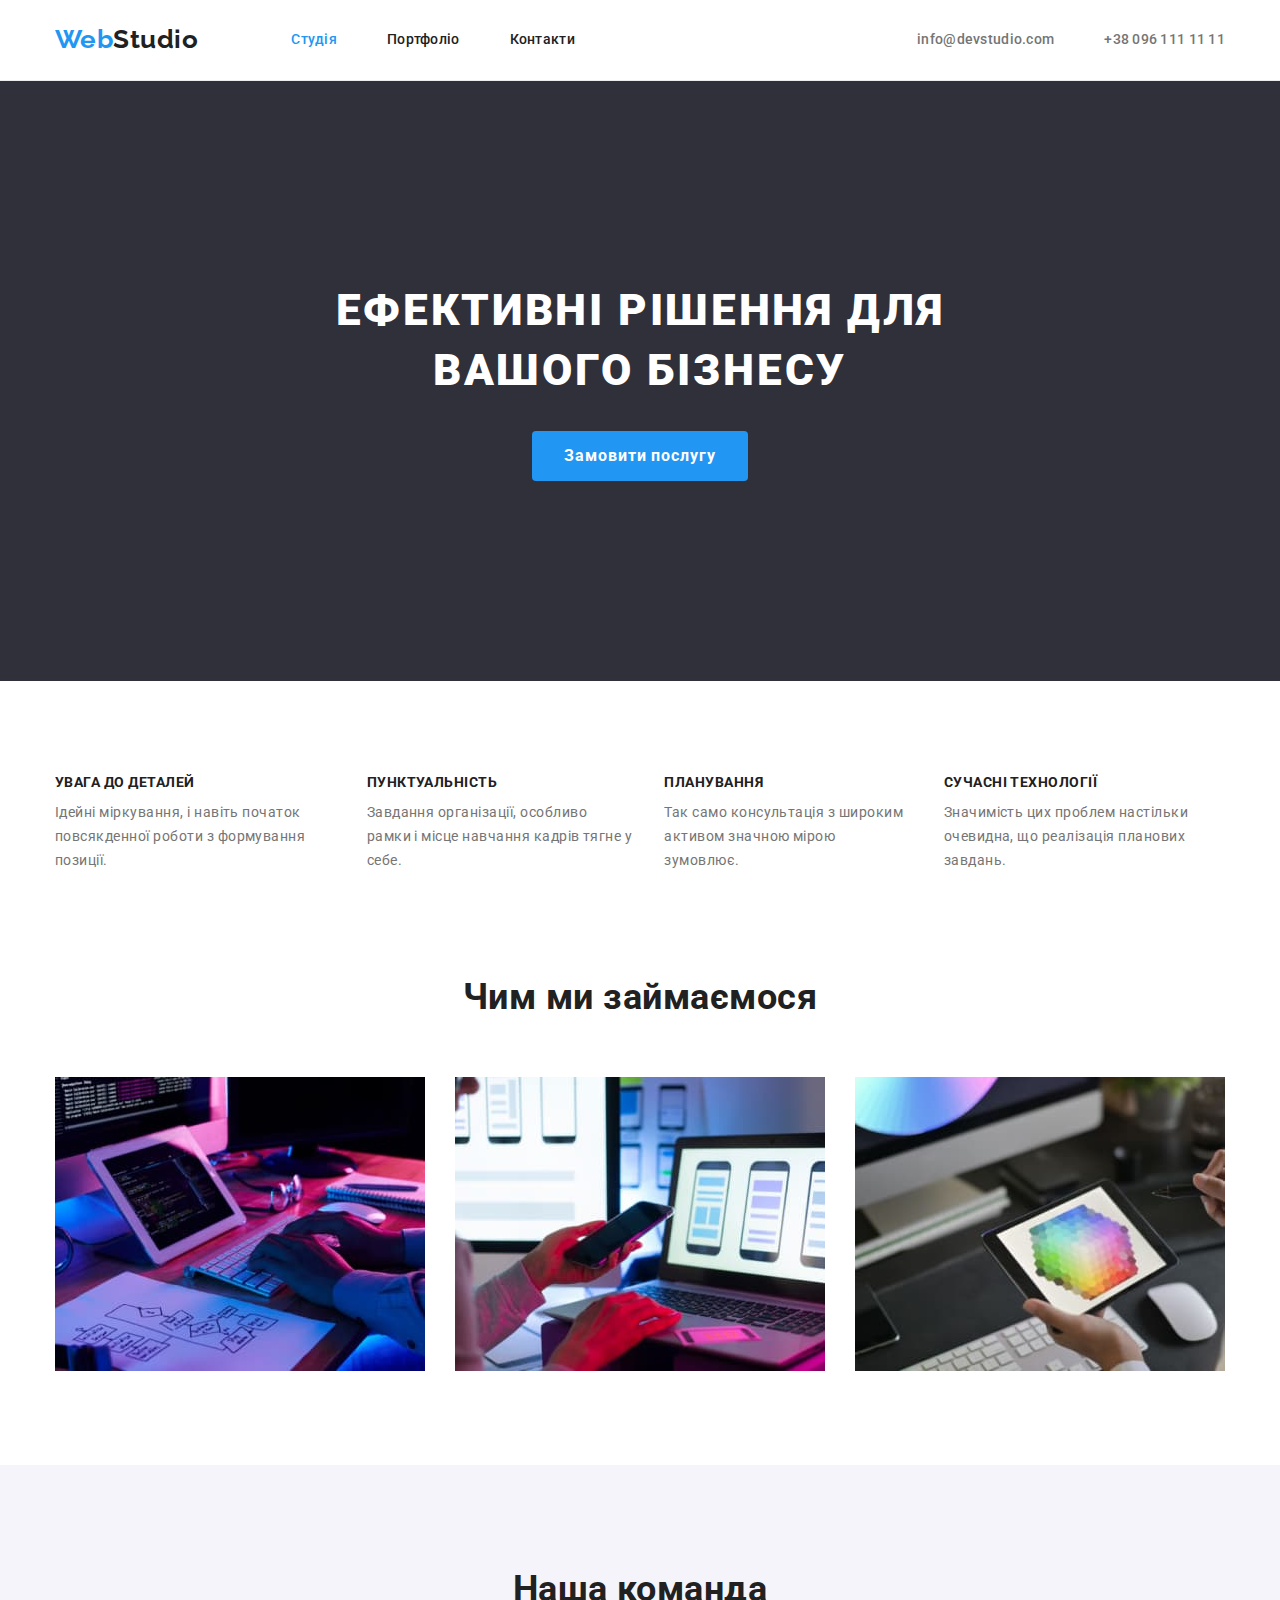
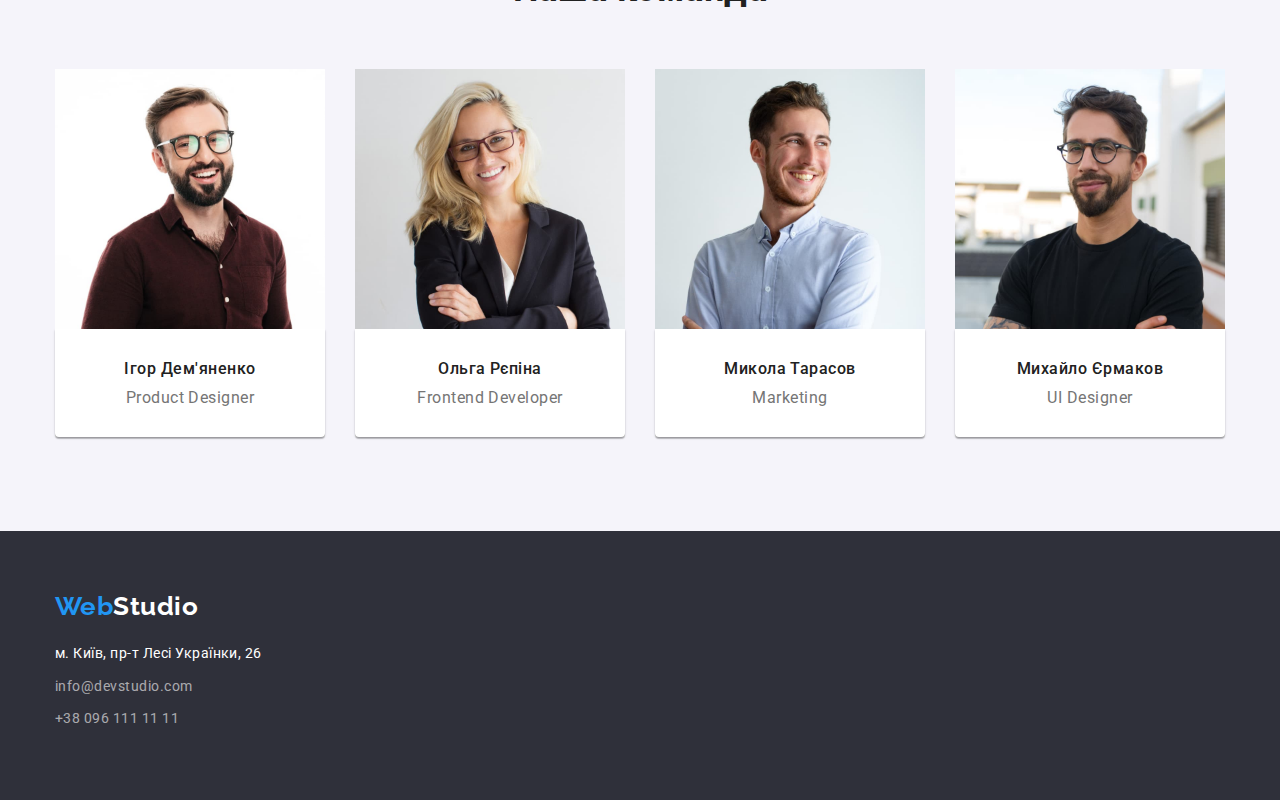
<file: index.html>
<!DOCTYPE html>
<html lang="uk">
  <head>
    <meta charset="UTF-8" />
    <meta http-equiv="X-UA-Compatible" content="IE=edge" />
    <meta name="viewport" content="width=device-width, initial-scale=1.0" />
    <title>Document</title>
    <link
      href="https://fonts.googleapis.com/css2?family=Raleway:wght@700&family=Roboto:wght@400;500;700;900&display=swap"
      rel="stylesheet"
    />
    <link
      rel="stylesheet"
      href="https://cdnjs.cloudflare.com/ajax/libs/modern-normalize/1.1.0/modern-normalize.min.css"
    />
    <link rel="stylesheet" href="./css/styles.css" />
  </head>
  <body>
    <header class="page-header text-decor">
      <div class="container header-main">
        <a href="./index.html" class="logo-header"
          ><span class="logo-web">Web</span>Studio</a
        >
        <nav>
          <ul class="site-nav list">
            <li class="item">
              <a href="./index.html" class="link current">Студія</a>
            </li>
            <li class="item">
              <a href="./portfolio.html" class="link">Портфоліо</a>
            </li>
            <li class="item"><a href="" class="link">Контакти</a></li>
          </ul>
        </nav>
        <ul class="auth-nav list">
          <li class="item">
            <a href="mailto:info@devstudio.com" class="link"
              >info@devstudio.com</a
            >
          </li>
          <li class="item">
            <a href="tel:+380961111111" class="link">+38 096 111 11 11</a>
          </li>
        </ul>
      </div>
    </header>

    <main>
      <!-- Hero section -->
      <section class="hero">
        <div class="container hero">
          <h1 class="hero-title">Ефективні рішення для вашого бізнесу</h1>
          <button type="button" class="button">Замовити послугу</button>
        </div>
      </section>
      <!-- Features section -->
      <section class="features section">
        <div class="container main">
          <h2 class="section-title visually-hidden">Особливості</h2>
          <ul class="features-list list">
            <li class="item">
              <h3 class="title">Увага до деталей</h3>
              <p class="text">
                Ідейні міркування, і навіть початок повсякденної роботи з
                формування позиції.
              </p>
            </li>
            <li class="item">
              <h3 class="title">Пунктуальність</h3>
              <p class="text">
                Завдання організації, особливо рамки і місце навчання кадрів
                тягне у себе.
              </p>
            </li>
            <li class="item">
              <h3 class="title">Планування</h3>
              <p class="text">
                Так само консультація з широким активом значною мірою зумовлює.
              </p>
            </li>
            <li class="item">
              <h3 class="title">Сучасні технології</h3>
              <p class="text">
                Значимість цих проблем настільки очевидна, що реалізація
                планових завдань.
              </p>
            </li>
          </ul>
        </div>
      </section>
      <!-- Employment section -->
      <section class="employment section">
        <div class="container main">
          <h2 class="section-title">Чим ми займаємося</h2>
          <ul class="work-list list">
            <li class="item">
              <img src="./images/empl/img1.jpg" alt="Зайнятість" width="370" />
            </li>
            <li class="item">
              <img src="./images/empl/img2.jpg" alt="Зайнятість" width="370" />
            </li>
            <li class="item">
              <img src="./images/empl/img3.jpg" alt="Зайнятість" width="370" />
            </li>
          </ul>
        </div>
      </section>
      <!-- Team section -->
      <section class="team-section">
        <div class="container main">
          <h2 class="section-title">Наша команда</h2>
          <ul class="team-list list">
            <li class="item">
              <img
                src="./images/team/imgteam1.jpg"
                alt="Ігор Дем'яненко"
                width="270"
              />
              <div class="content">
                <h3 class="title">Ігор Дем'яненко</h3>
                <p class="text" lang="en">Product Designer</p>
              </div>
            </li>
            <li class="item">
              <img
                src="./images/team/imgteam2.jpg"
                alt="Ольга Рєпіна"
                width="270"
              />
              <div class="content">
                <h3 class="title">Ольга Рєпіна</h3>
                <p class="text" lang="en">Frontend Developer</p>
              </div>
            </li>
            <li class="item">
              <img
                src="./images/team/imgteam3.jpg"
                alt="Микола Тарасов"
                width="270"
              />
              <div class="content">
                <h3 class="title">Микола Тарасов</h3>
                <p class="text" lang="en">Marketing</p>
              </div>
            </li>
            <li class="item">
              <img
                src="./images/team/imgteam4.jpg"
                alt="Михайло Єрмаков"
                width="270"
              />
              <div class="content">
                <h3 class="title">Михайло Єрмаков</h3>
                <p class="text" lang="en">UI Designer</p>
              </div>
            </li>
          </ul>
        </div>
      </section>
    </main>
    <footer class="footer-section text-decor">
      <div class="container footer">
        <a href="./index.html" class="logo-footer text-decor"
          ><span class="logo-web">Web</span>Studio</a
        >
        <address class="adres">
          <ul class="address-list list text-decor">
            <li class="item">
              <a
                href="https://goo.gl/maps/ijaJ5MrbK64KNwwaA"
                class="geoloc link"
                >м. Київ, пр-т Лесі Українки, 26</a
              >
            </li>
            <li class="item">
              <a href="mailto:info@devstudio.com" class="link contact"
                >info@devstudio.com</a
              >
            </li>
            <li class="item">
              <a href="tel:+380961111111" class="link contact"
                >+38 096 111 11 11</a
              >
            </li>
          </ul>
        </address>
      </div>
    </footer>
  </body>
</html>
</file>
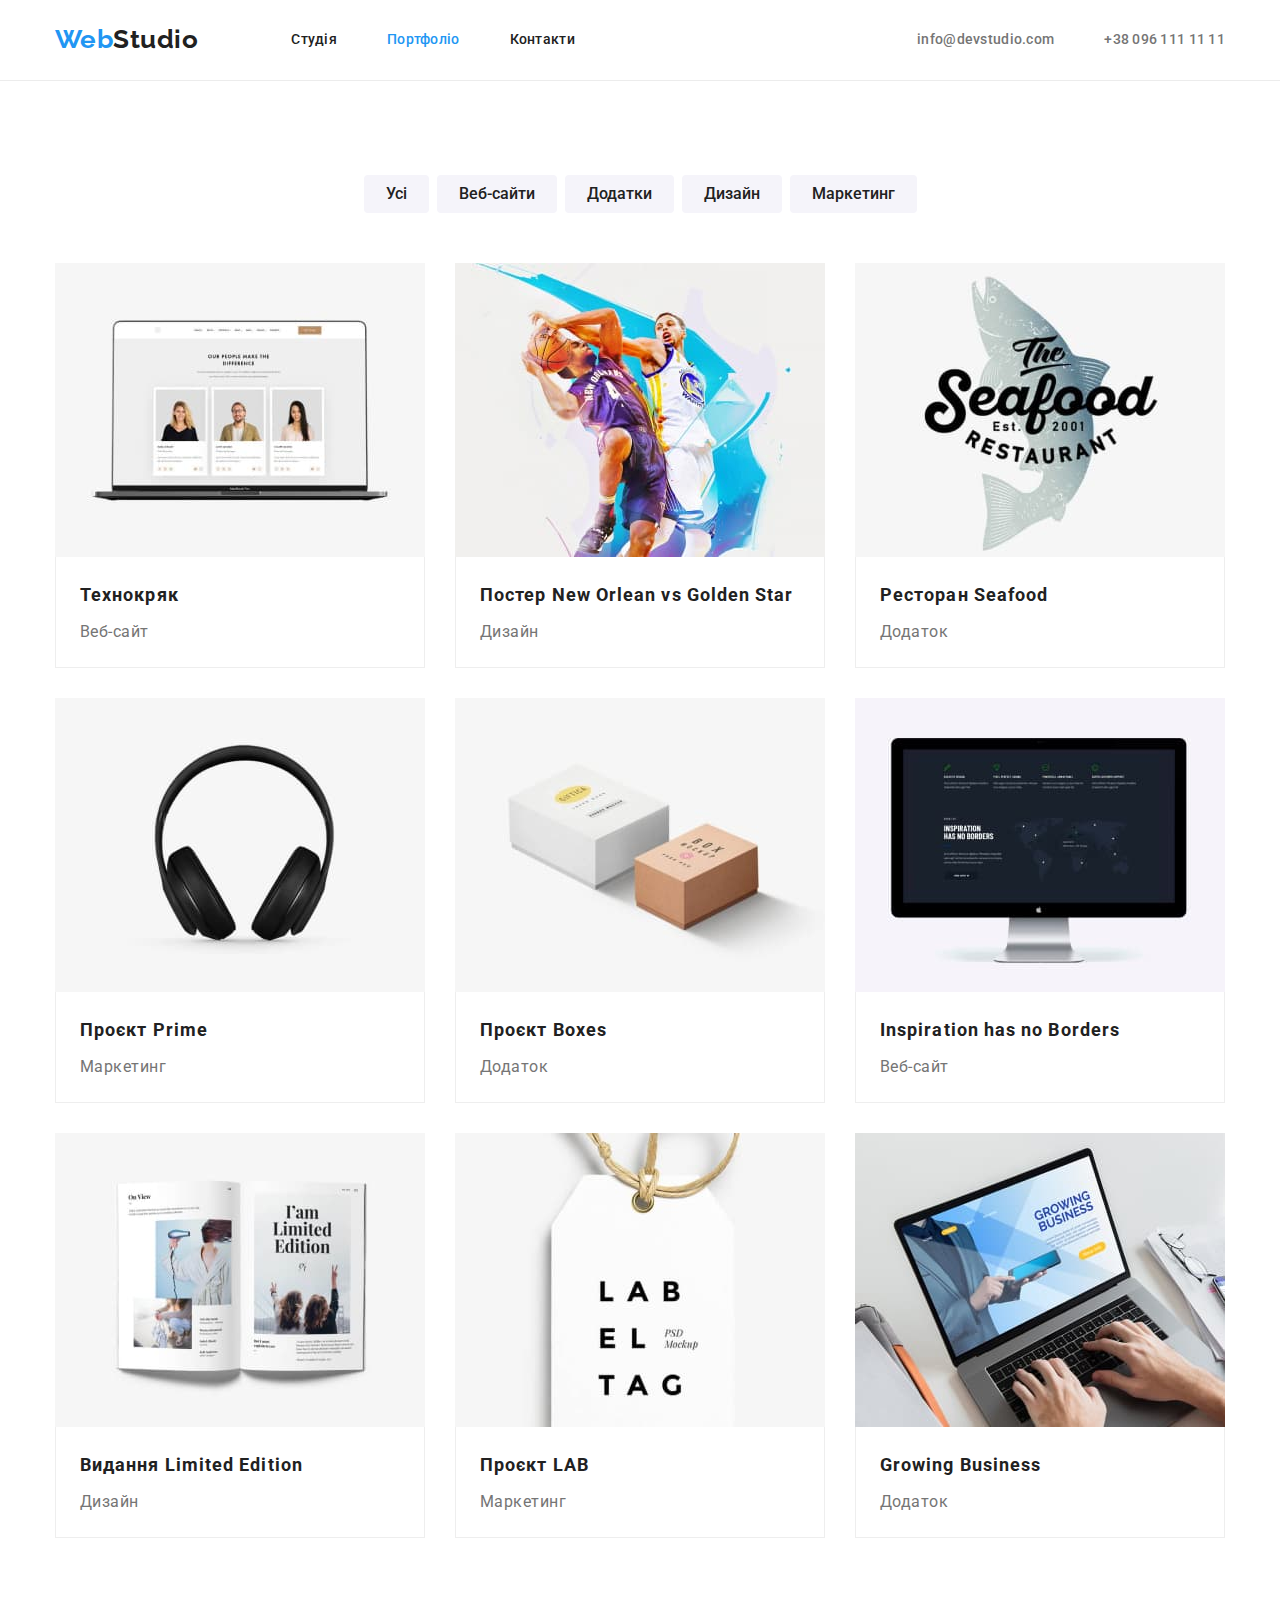
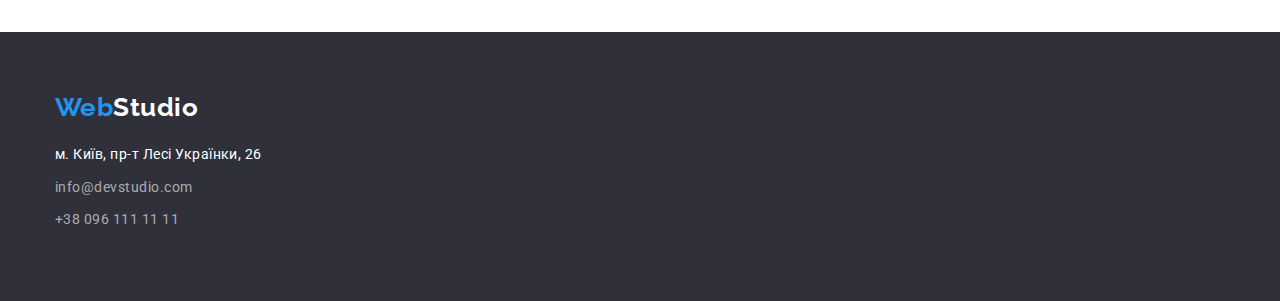
<file: portfolio.html>
<!DOCTYPE html>
<html lang="uk">
  <head>
    <meta charset="UTF-8" />
    <meta http-equiv="X-UA-Compatible" content="IE=edge" />
    <meta name="viewport" content="width=device-width, initial-scale=1.0" />
    <title>Document</title>
    <link
      href="https://fonts.googleapis.com/css2?family=Raleway:wght@700&family=Roboto:wght@400;500;700;900&display=swap"
      rel="stylesheet"
    />
    <link
      rel="stylesheet"
      href="https://cdnjs.cloudflare.com/ajax/libs/modern-normalize/1.1.0/modern-normalize.min.css"
    />
    <link rel="stylesheet" href="./css/styles.css" />
  </head>
  <body>
    <header class="page-header text-decor">
      <div class="container header-main">
        <a href="./index.html" class="logo-header"
          ><span class="logo-web">Web</span>Studio</a
        >
        <nav>
          <ul class="site-nav list">
            <li class="item"><a href="./index.html" class="link">Студія</a></li>
            <li class="item">
              <a href="./portfolio.html" class="link current">Портфоліо</a>
            </li>
            <li class="item"><a href="" class="link">Контакти</a></li>
          </ul>
        </nav>
        <ul class="auth-nav list">
          <li class="item">
            <a href="mailto:info@devstudio.com" class="link"
              >info@devstudio.com</a
            >
          </li>
          <li class="item">
            <a href="tel:+380961111111" class="link">+38 096 111 11 11</a>
          </li>
        </ul>
      </div>
    </header>

    <main>
      <!-- Portfolio section -->
      <section class="section portfolio-section text-decor">
        <div class="container main">
          <h1 class="section-title visually-hidden">Портфоліо</h1>
          <ul class="filter-list list">
            <li class="item">
              <button type="button" class="button">Усі</button>
            </li>
            <li class="item">
              <button type="button" class="button">Веб-сайти</button>
            </li>
            <li class="item">
              <button type="button" class="button">Додатки</button>
            </li>
            <li class="item">
              <button type="button" class="button">Дизайн</button>
            </li>
            <li class="item">
              <button type="button" class="button">Маркетинг</button>
            </li>
          </ul>

          <ul class="portfolio-list list">
            <li class="item">
              <a href="">
                <img
                  src="./images/portfilio/portf1.jpg"
                  alt="Технокряк"
                  width="370"
                  height="294"
                />
                <div class="content">
                  <h2 class="title">Технокряк</h2>
                  <p class="text">Веб-сайт</p>
                </div>  
              </a>
            </li>
            <li class="item">
              <a href="">
                <img
                  src="./images/portfilio/portf2.jpg"
                  alt="Постер з двома баскетболістами"
                  width="370"
                />
                <div class="content">
                  <h2 class="title">
                    Постер <span lang="en">New Orlean vs Golden Star</span>
                  </h2>
                  <p class="text">Дизайн</p>
                </div>
              </a>
            </li>
            <li class="item">
              <a href="">
                <img
                  src="./images/portfilio/portf3.jpg"
                  alt="Значок ресторану"
                  width="370"
                />
                <div class="content">
                  <h2 class="title">Ресторан <span lang="en">Seafood</span></h2>
                  <p class="text">Додаток</p>
                </div>
              </a>
            </li>
            <li class="item">
              <a href="">
                <img
                  src="./images/portfilio/portf4.jpg"
                  alt="Навушники"
                  width="370"
                />
                <div class="content">
                  <h2 class="title">Проєкт <span lang="en">Prime</span></h2>
                  <p class="text">Маркетинг</p>
                </div>
              </a>
            </li>
            <li class="item">
              <a href="">
                <img
                  src="./images/portfilio/portf5.jpg"
                  alt="Дві коробки"
                  width="370"
                />
                <div class="content">
                  <h2 class="title">Проєкт <span lang="en">Boxes</span></h2>
                  <p class="text">Додаток</p>
                </div>
              </a>
            </li>
            <li class="item">
              <a href="">
                <img
                  src="./images/portfilio/portf6.jpg"
                  alt="Включений монітор"
                  width="370"
                />
                <div class="content">
                  <h2 class="title" lang="en">Inspiration has no Borders</h2>
                  <p class="text">Веб-сайт</p>
                </div>
              </a>
            </li>
            <li class="item">
              <a href="">
                <img
                  src="./images/portfilio/portf7.jpg"
                  alt="Відкрита книжка"
                  width="370"
                />
                <div class="content">
                  <h2 class="title">
                    Видання <span lang="en">Limited Edition</span>
                  </h2>
                  <p class="text">Дизайн</p>
                </div>
              </a>
            </li>
            <li class="item">
              <a href="">
                <img
                  src="./images/portfilio/portf8.jpg"
                  alt="Бірка"
                  width="370"
                />
                <div class="content">
                  <h2 class="title">Проєкт <span lang="en">LAB</span></h2>
                  <p class="text">Маркетинг</p>
                </div>
              </a>
            </li>
            <li class="item">
              <a href="">
                <img
                  src="./images/portfilio/portf9.jpg"
                  alt="Робота за ноутбуком"
                  width="370"
                />
                <div class="content">
                  <h2 class="title" lang="en">Growing Business</h2>
                  <p class="text">Додаток</p>
                </div>
              </a>
            </li>
          </ul>
        </div>
      </section>
    </main>

    <footer class="footer-section text-decor">
      <div class="container footer">
        <a href="./index.html" class="logo-footer text-decor"
          ><span class="logo-web">Web</span>Studio</a
        >
        <address class="adres">
          <ul class="address-list list text-decor">
            <li class="item">
              <a
                href="https://goo.gl/maps/ijaJ5MrbK64KNwwaA"
                class="geoloc link"
                >м. Київ, пр-т Лесі Українки, 26</a
              >
            </li>
            <li class="item">
              <a href="mailto:info@devstudio.com" class="link contact"
                >info@devstudio.com</a
              >
            </li>
            <li class="item">
              <a href="tel:+380961111111" class="link contact"
                >+38 096 111 11 11</a
              >
            </li>
          </ul>
        </address>
      </div>
    </footer>
  </body>
</html>
</file>
<file: css/styles.css>
:root {
  --primary-text-color: #757575;
  --title-text-color: #212121;
  --accent-color: #2196f3;
  --minor-color: #ffffff;
  --primary-bg: #f5f5f5;
  --secondary-bg: #2f303a;
  --button-bg: #f5f4fa;
  --footer-text-color: rgba(255, 255, 255, 0.6);
  --button-active: #188ce8;
  --border-portfolio: #eeeeee;
}

/*колір ховеру та кнопок #2196F3 */
/*колір заголовків #212121*/
/*колір тексту #757575  */
/* #FFFFFF */
/* #000000   */
/* фон #F5F5F5*/
/*фон #F5F4FA*/
body {
  color: var(--primary-text-color);
  font-family: Roboto, sans-serif;
  letter-spacing: 0.03em;
}
img{
  display: block;
}
p,
h1,
h2,
h3,
h4,
h5,
h6 {
    margin: 0;
}

ul {
    margin: 0;
    padding: 0;
}
.list {
  list-style: none;
  padding: 0;
  margin: 0;
}
.text-decor a {
  text-decoration: none;
}
/*для приховування тексту*/
.visually-hidden {
  position: absolute;
  white-space: nowrap;
  width: 1px;
  height: 1px;
  overflow: hidden;
  border: 0;
  padding: 0;
  clip: rect(0 0 0 0);
  clip-path: inset(50%);
  margin: -1px;
}
.container {
  width: 1200px;
  padding-left: 15px;
  padding-right: 15px;
  margin: 0 auto;
  /* outline: 2px solid tomato;*/
}
/*Header section*/
.page-header {
  display: block;
  background-color: var(--minor-color);
  border-bottom:  1px solid #ececec;
}
/*logo*/
.logo-header {
  display: block;
  padding-top: 24px;
  padding-bottom: 25px;

  color: var(--title-text-color);
  font-family: Raleway, sans-serif;
  font-weight: 700;
  font-size: 26px;
  line-height: 1.2;
}
.logo-web {
  color: var(--accent-color);
}

/*site nav*/
.site-nav {
  display: flex;
}
.site-nav .link {
  display: block;
  padding-top: 32px;
  padding-bottom: 32px;

  color: var(--title-text-color);
  font-weight: 500;
  font-size: 14px;
  line-height: 1.14;
  letter-spacing: 0.02em;
}
.site-nav .link.current {
  color: var(--accent-color);
}
.site-nav .item:not(:last-child) {
  margin-right: 50px;
}
.site-nav .item:first-child {
  margin-left: 93px;
}

.site-nav .link:hover,
.site-nav .link:focus {
  color: var(--accent-color);
}
.header-main {
  display: flex;
  align-items: center;
}
/*почта і тел*/
.auth-nav {
  display: flex;
  margin-left: auto;
}
.auth-nav .link {
  display: block;
  padding-top: 32px;
  padding-bottom: 32px;

  color: var(--primary-text-color);
  font-weight: 500;
  font-size: 14px;
  line-height: 1.14;
  letter-spacing: 0.02em;
}
.auth-nav .item:first-child {
  margin-right: 50px;
}
.auth-nav .link:hover,
.auth-nav .link:focus {
  color: var(--accent-color);
}

/*hero section*/
/*Колір поставив шоб текст краще видно було*/
.hero {
  background-color: var(--secondary-bg);
  text-align: center;
}
.container.hero{
  padding: 200px 0;
}
.hero-title {
  color: var(--minor-color);
  font-weight: 900;
  font-size: 44px;
  line-height: 1.36;
  text-align: center;
  letter-spacing: 0.06em;
  text-transform: uppercase;
  
  max-width: 696px;
  margin: 0 auto 30px;
}
.hero .button {
  font-weight: 700;
  font-size: 16px;
  line-height: 1.87;
  cursor: pointer;
  align-items: center;
  text-align: center;
  letter-spacing: 0.06em;
  min-width: 216px;
  padding: 10px 32px;
  border-radius: 4px;
  border: 0;
}
.hero .button:hover,
.hero .button:focus {
  background-color: var(--button-active);
}
.button {
  display: inline-block;
  color: var(--minor-color);
  background-color: var(--accent-color);
  font-family: inherit;
}
/*Features section*/
.features.section{
  padding-top: 94px;
  padding-bottom: 94px;
}
.section-title {
  color: var(--title-text-color);
  font-size: 36px;
  line-height: 1.67;
  text-align: center;
  margin-top: 0;
  margin-bottom: 50px;
}
.features-list {
  display: flex;
  margin-top: 0;
}
.features-list .item {
  width: calc((100%-90px) / 4);
}
.features-list .item:not(:last-child) {
  margin-right: 30px;
}
.features-list .title {
  color: var(--title-text-color);
  font-size: 14px;
  line-height: 1.14;
  text-transform: uppercase;
  margin-top: 0;
  margin-bottom: 10px;
}
.features-list .text {
  font-size: 14px;
  line-height: 1.71;
  margin: 0;
}

/*Employment section*/
.employment.section{
  padding-bottom: 94px;
}
.work-list {
  display: flex;
}
.work-list .item {
  width: calc((100%-60px) / 3);
}
.work-list .item:not(:last-child) {
  margin-right: 30px;
}
/*Team section*/
.team-section {
  background-color: var(--button-bg);
  padding-top: 94px;
  padding-bottom: 94px;
}
.team-list {
  display: flex;
}
.team-list .item {
  width: calc((100%-90px) / 4);
}
.team-list .item:not(:last-child) {
  margin-right: 30px;
}
.team-list > li {
  background-color: var(--minor-color);
}

.team-list .title {
  color: var(--title-text-color);
  font-weight: 500;
  font-size: 16px;
  line-height: 1.19;
  text-align: center;
  margin-bottom: 10px;
  margin-top: 0;
}
.team-list .text {
  font-size: 16px;
  line-height: 1.19;
  text-align: center;
  margin-top: 0;
  margin-bottom: 0;
}
.team-list .content {
  padding-top: 30px;
  padding-bottom: 30px;
}

.team-list .content {
  box-shadow: 0px 1px 3px rgba(0, 0, 0, 0.12), 0px 1px 1px rgba(0, 0, 0, 0.14),
    0px 2px 1px rgba(0, 0, 0, 0.2);
  border-radius: 0px 0px 4px 4px;
}

/*Footer section*/

.logo-footer {
  display: inline-block;
  margin-bottom: 20px;
  color: var(--minor-color);
  font-weight: 700;
  font-family: "Raleway";
  font-size: 26px;
  line-height: 1.19;
}
.address-list .item{
   margin-bottom: 9px;
}
.address-list .link {

  color: var(--footer-text-color);
  font-size: 14px;
  line-height: 1.7;
  font-style: normal;
}
.address-list .geoloc {
  color: var(--minor-color);
}
.address-list .geoloc:hover,
.address-list .geoloc:focus {
  color: var(--accent-color);
}
.address-list .contact:hover,
.address-list .contact:focus {
  color: var(--accent-color);
}
.footer-section {
  background-color: var(--secondary-bg);
  padding-top: 60px;
  padding-bottom: 60px;
}
/*Portfolio page*/

/*Фільтри (кнопки)*/
.filter-list {
  display: flex;
  justify-content: center;
  margin-bottom: 50px;
}
.filter-list .item:not(:last-child) {
  margin-right: 8px;
}

.filter-list .button {
  color: var(--title-text-color);
  background-color: var(--button-bg);
  border: 0;
  cursor: pointer;
  font-weight: 500;
  font-size: 16px;
  line-height: 1.6;
  text-align: center;
  padding: 6px 22px;
  border-radius: 4px;
}
.filter-list .button:hover,
.filter-list .button:focus {
  color: var(--minor-color);
  background-color: var(--accent-color);
  box-shadow: 0px 3px 1px rgba(0, 0, 0, 0.1), 0px 1px 2px rgba(0, 0, 0, 0.08),
    0px 2px 2px rgba(0, 0, 0, 0.12);
}
/*Секція портфоліо*/
.portfolio-section{
  padding-top: 94px;
  padding-bottom: 94px;
}
.portfolio-list {
  display: flex;
  flex-wrap: wrap;
}
.portfolio-list .item {
  /* width: 370px;*/
  width: calc((100% - 60px) / 3);
  margin-bottom: 30px;
  margin-right: 30px;
}
.portfolio-list .item:nth-child(3n) {
  margin-right: 0;
}
.portfolio-list .item:nth-last-child(-n + 3) {
  margin-bottom: 0;
}
.portfolio-list .title {
  color: var(--title-text-color);
  font-size: 18px;
  line-height: 2;
  letter-spacing: 0.06em;
  margin-top: 0;
  margin-bottom: 4px;
}
.portfolio-list .content {
  padding: 20px 24px;
  border-bottom: 1px solid var(--border-portfolio);
  border-right: 1px solid var(--border-portfolio);
  border-left: 1px solid var(--border-portfolio);
}
.portfolio-list > li {
  background-color: var(--minor-color);
}
.portfolio-list .text {
  color: var(--primary-text-color);
  font-size: 16px;
  line-height: 1.875;
  margin-top: 0;
  margin-bottom: 0;
}
</file>
